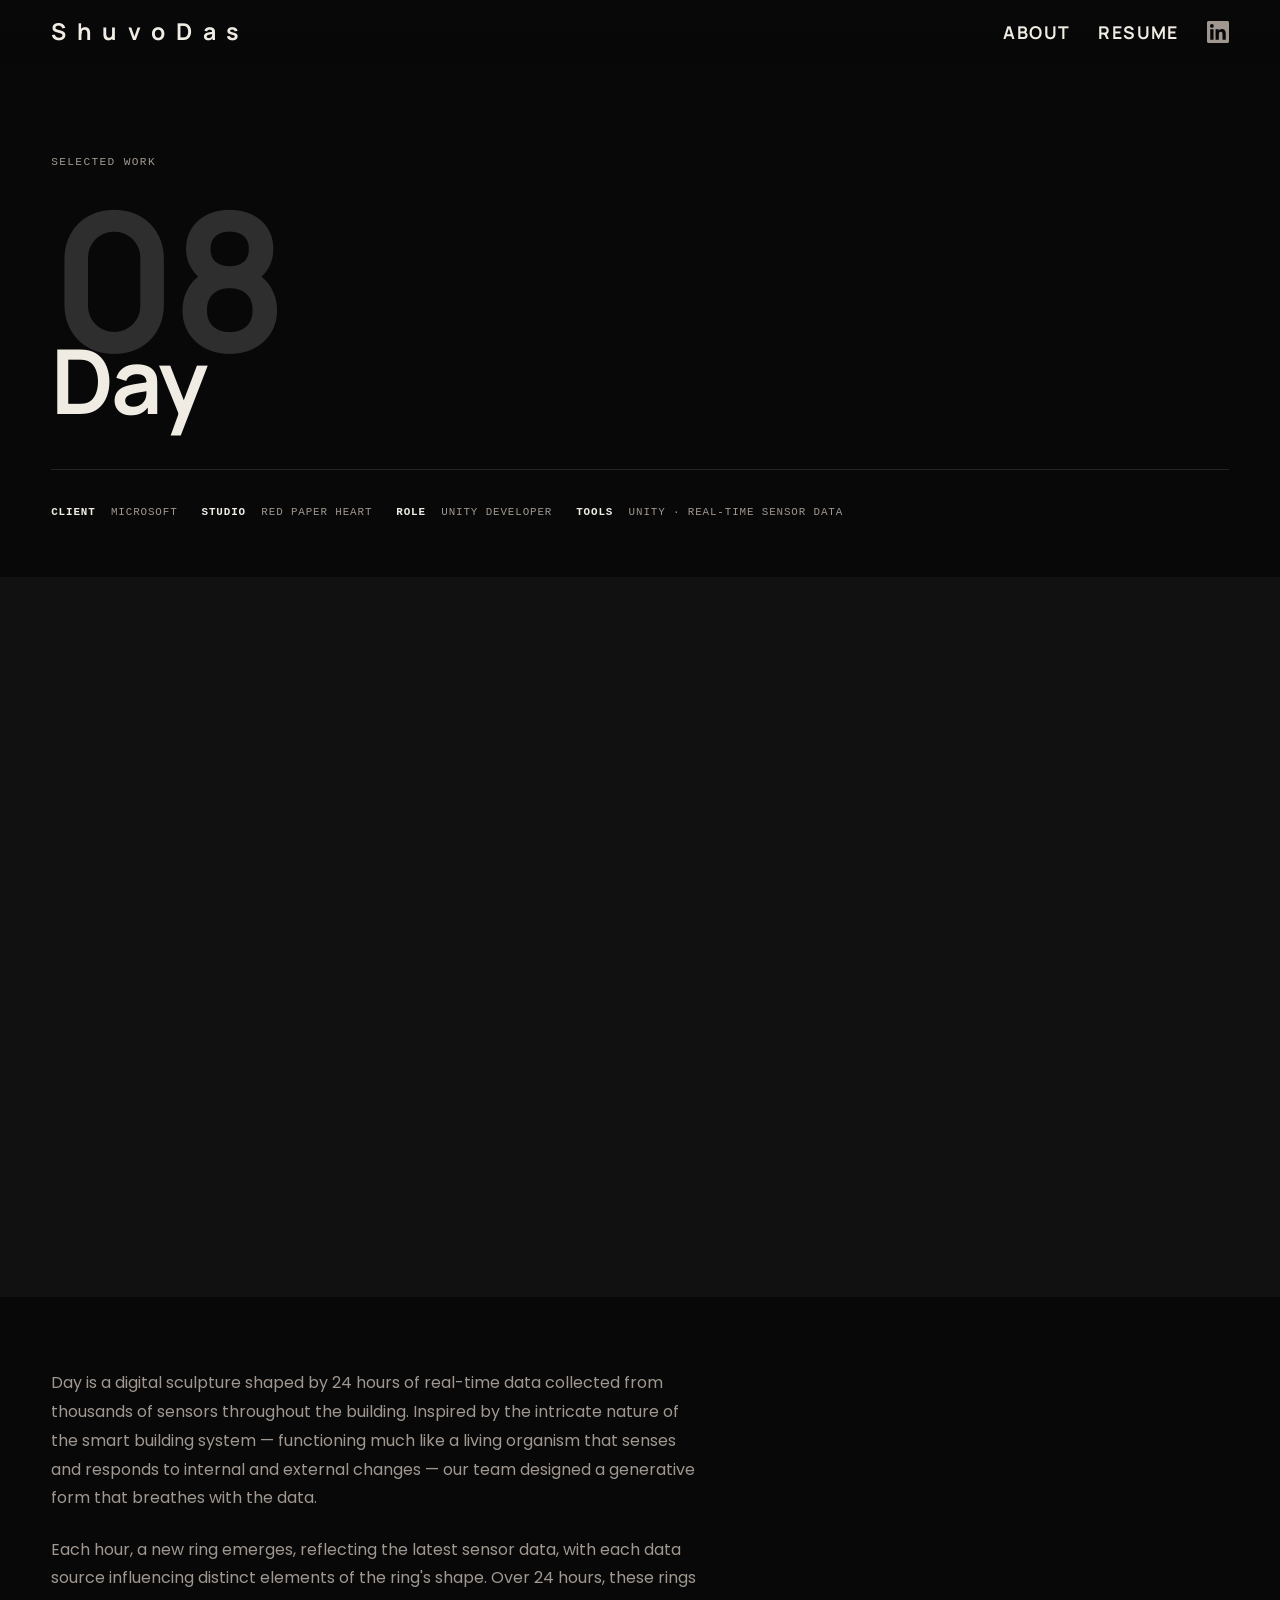
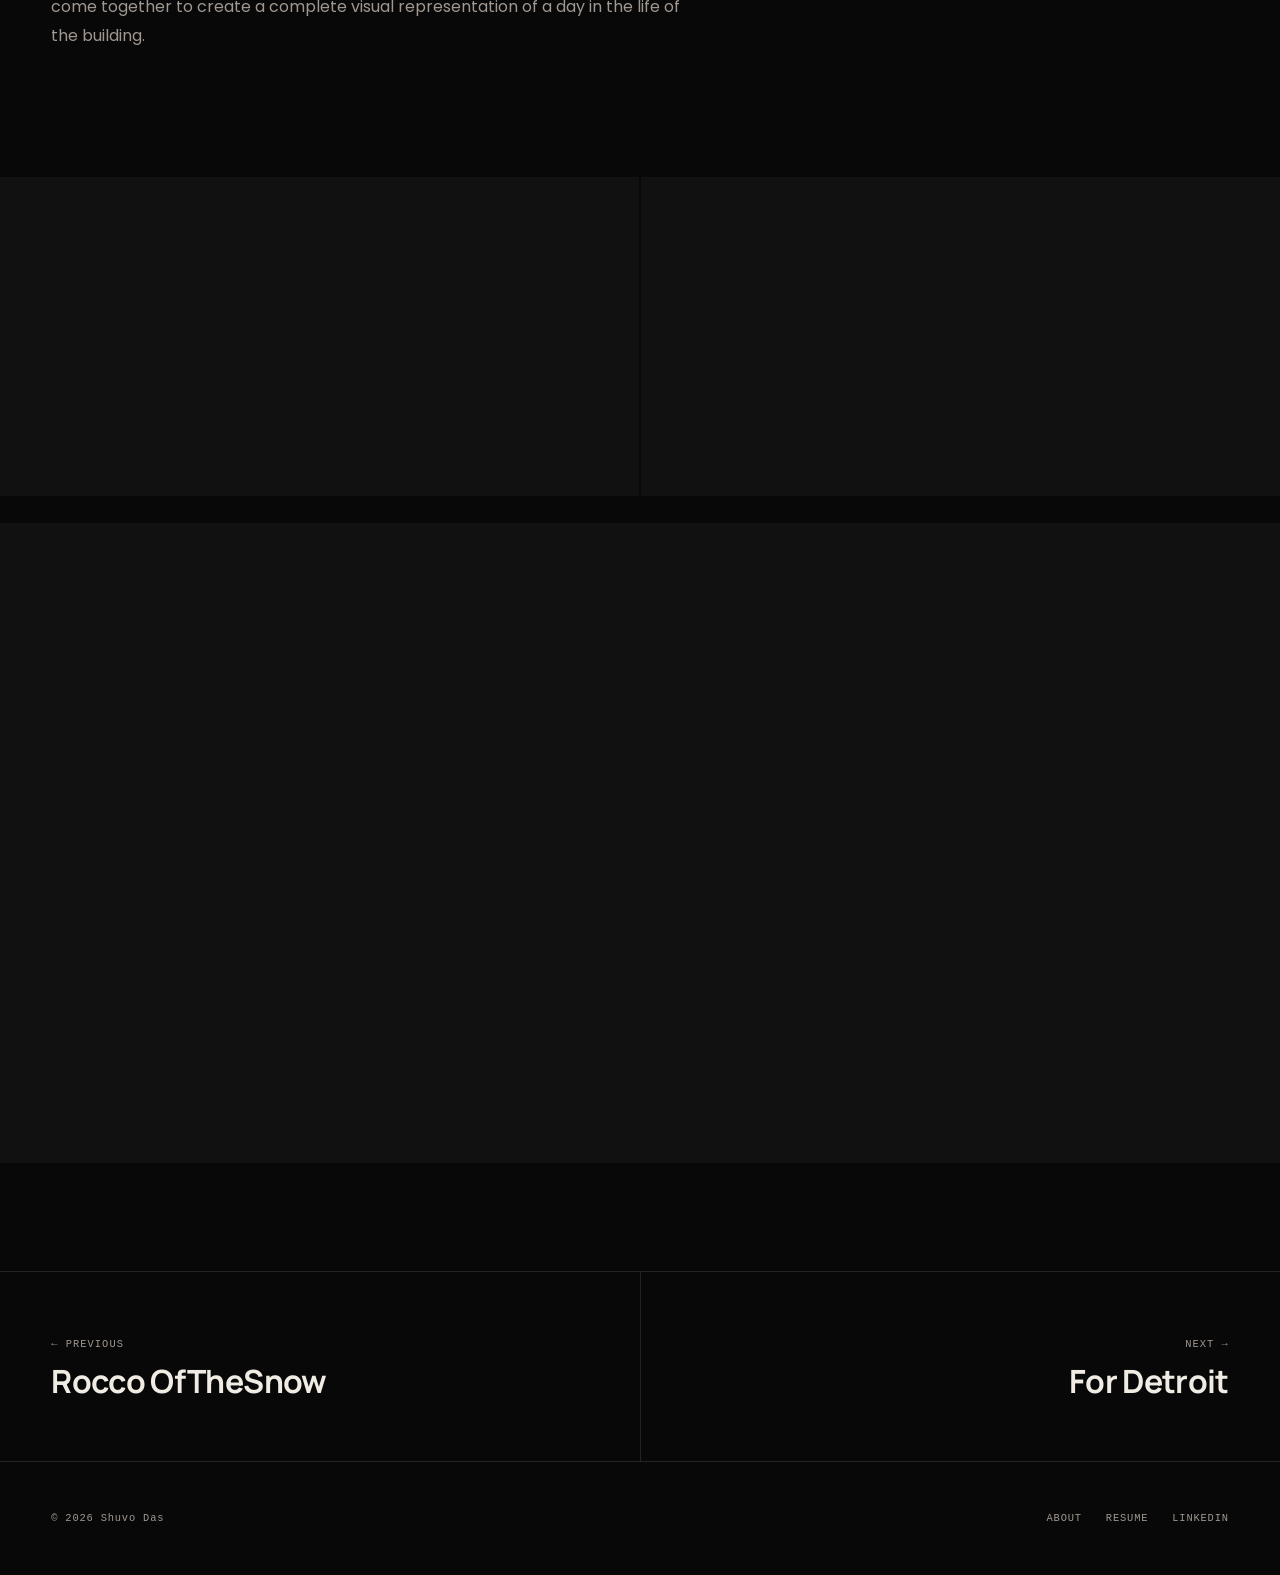
<file: work/day.html>
<!DOCTYPE html>
<html lang="en">
<head>
  <meta charset="UTF-8">
  <meta name="viewport" content="width=device-width, initial-scale=1.0">
  <title>Day — Shuvo Das</title>
  <link rel="preconnect" href="https://fonts.googleapis.com">
  <link rel="preconnect" href="https://fonts.gstatic.com" crossorigin>
  <link href="https://fonts.googleapis.com/css2?family=Manrope:wght@500;700&family=Poppins:ital,wght@0,400;0,700;1,400&display=swap" rel="stylesheet">
  <link rel="stylesheet" href="../assets/css/style.css">
</head>
<body>

  <header class="site-header">
    <a class="site-logo" href="/">S h u v o  D a s</a>
    <nav class="site-nav">
      <a href="../about.html">About</a>
      <a href="../assets/ShuvoDas_Resume.pdf" target="_blank" rel="noopener">Resume</a>
      <a class="nav-icon" href="https://www.linkedin.com/in/maatra/" target="_blank" rel="noopener" aria-label="LinkedIn">
        <svg viewBox="0 0 24 24"><path d="M20.447 20.452h-3.554v-5.569c0-1.328-.027-3.037-1.852-3.037-1.853 0-2.136 1.445-2.136 2.939v5.667H9.351V9h3.414v1.561h.046c.477-.9 1.637-1.85 3.37-1.85 3.601 0 4.267 2.37 4.267 5.455v6.286zM5.337 7.433a2.062 2.062 0 01-2.063-2.065 2.064 2.064 0 112.063 2.065zm1.782 13.019H3.555V9h3.564v11.452zM22.225 0H1.771C.792 0 0 .774 0 1.729v20.542C0 23.227.792 24 1.771 24h20.451C23.2 24 24 23.227 24 22.271V1.729C24 .774 23.2 0 22.222 0h.003z"/></svg>
      </a>
    </nav>
  </header>

  <div class="project-header">
    <p class="project-eyebrow">Selected Work</p>
    <div class="project-number" aria-hidden="true">08</div>
    <h1 class="project-page-title">Day</h1>
    <div class="project-tags">
      <span class="project-tag"><strong>Client</strong> Microsoft</span>
      <span class="project-tag"><strong>Studio</strong> Red Paper Heart</span>
      <span class="project-tag"><strong>Role</strong> Unity Developer</span>
      <span class="project-tag"><strong>Tools</strong> Unity · Real-time Sensor Data</span>
    </div>
  </div>

  <div class="project-body">

    <div class="media-lead">
      <video autoplay muted loop playsinline>
        <source src="../assets/videos/day_01.mp4" type="video/mp4">
      </video>
    </div>

    <div class="project-desc">
      <p>Day is a digital sculpture shaped by 24 hours of real-time data collected from thousands of sensors throughout the building. Inspired by the intricate nature of the smart building system — functioning much like a living organism that senses and responds to internal and external changes — our team designed a generative form that breathes with the data.</p>
      <p>Each hour, a new ring emerges, reflecting the latest sensor data, with each data source influencing distinct elements of the ring's shape. Over 24 hours, these rings come together to create a complete visual representation of a day in the life of the building.</p>
    </div>

    <div class="spacer"></div>
    <div class="media-2col">
      <div class="media-full">
        <video autoplay muted loop playsinline>
          <source src="../assets/videos/day_02.mp4" type="video/mp4">
        </video>
      </div>
      <div class="media-full">
        <video autoplay muted loop playsinline>
          <source src="../assets/videos/day_03.mp4" type="video/mp4">
        </video>
      </div>
    </div>

    <div class="spacer-sm"></div>
    <div class="media-full">
      <video autoplay muted loop playsinline>
        <source src="../assets/videos/day_04.mp4" type="video/mp4">
      </video>
    </div>

  </div>

  <nav class="project-nav" aria-label="Project navigation">
    <a class="project-nav-link" href="rocco.html">
      <span class="project-nav-dir">← Previous</span>
      <span class="project-nav-name">Rocco OfTheSnow</span>
    </a>
    <a class="project-nav-link" href="for-detroit.html">
      <span class="project-nav-dir">Next →</span>
      <span class="project-nav-name">For Detroit</span>
    </a>
  </nav>

  <footer class="site-footer">
    <span class="footer-copy">© 2026 Shuvo Das</span>
    <div class="footer-links">
      <a href="../about.html">About</a>
      <a href="../assets/ShuvoDas_Resume.pdf" target="_blank" rel="noopener">Resume</a>
      <a href="https://www.linkedin.com/in/maatra/" target="_blank" rel="noopener">LinkedIn</a>
    </div>
  </footer>

  <script src="../assets/js/main.js"></script>
</body>
</html>
</file>
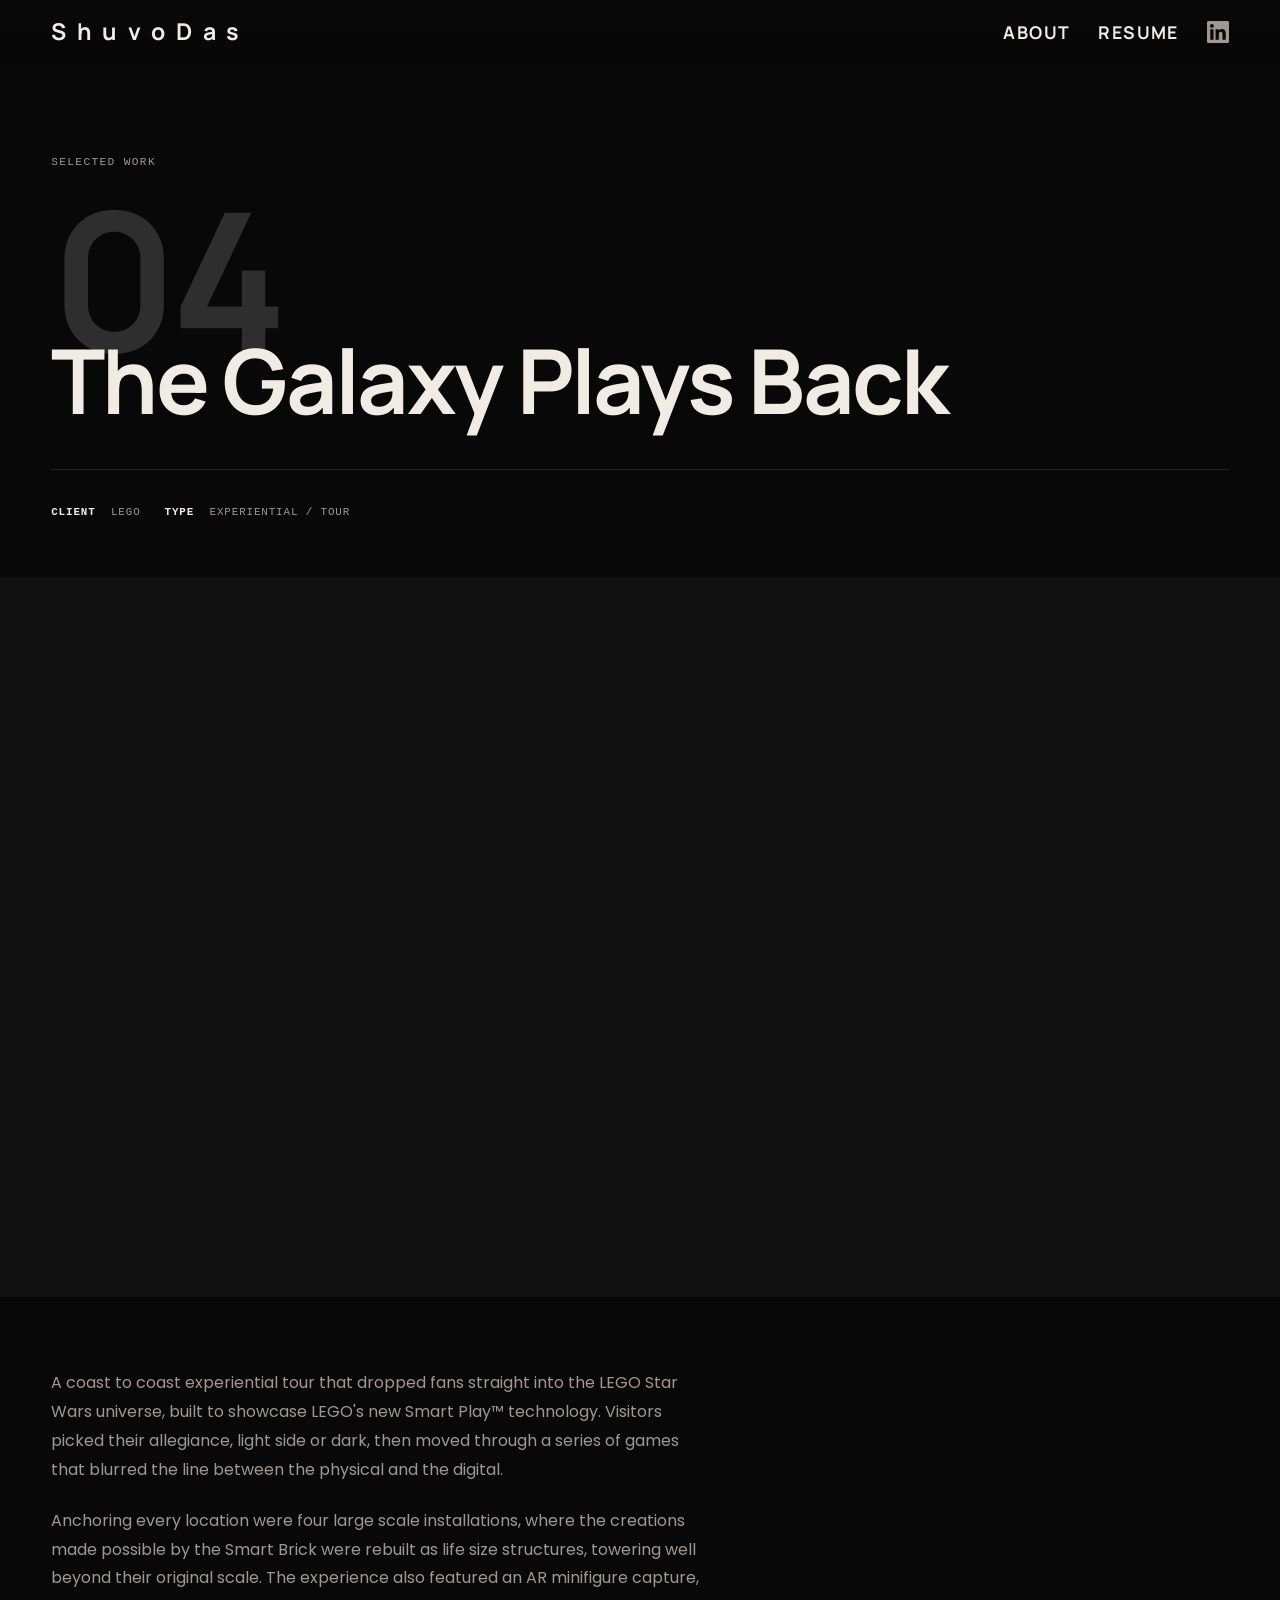
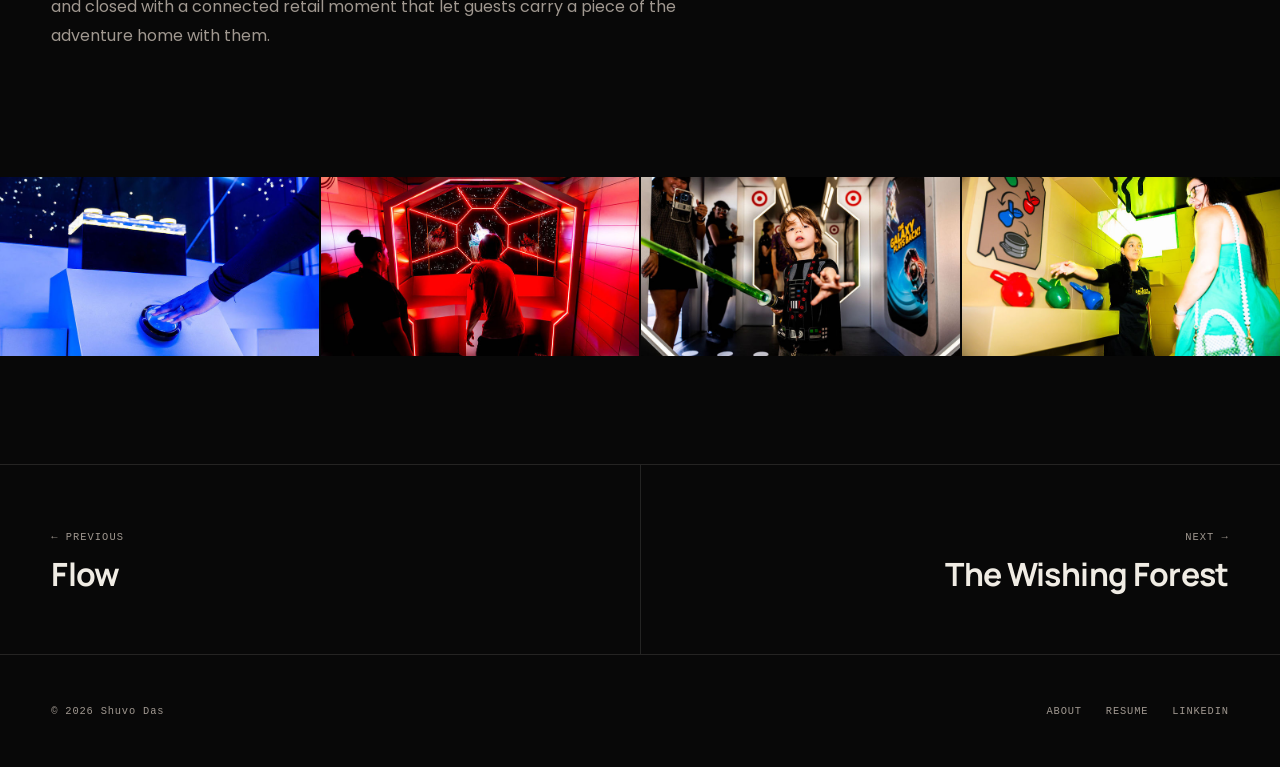
<file: work/galaxy-plays-back.html>
<!DOCTYPE html>
<html lang="en">
<head>
  <meta charset="UTF-8">
  <meta name="viewport" content="width=device-width, initial-scale=1.0">
  <title>The Galaxy Plays Back — Shuvo Das</title>
  <link rel="preconnect" href="https://fonts.googleapis.com">
  <link rel="preconnect" href="https://fonts.gstatic.com" crossorigin>
  <link href="https://fonts.googleapis.com/css2?family=Manrope:wght@500;700&family=Poppins:ital,wght@0,400;0,700;1,400&display=swap" rel="stylesheet">
  <link rel="stylesheet" href="../assets/css/style.css">
</head>
<body>

  <header class="site-header">
    <a class="site-logo" href="/">S h u v o  D a s</a>
    <nav class="site-nav">
      <a href="../about.html">About</a>
      <a href="../assets/ShuvoDas_Resume.pdf" target="_blank" rel="noopener">Resume</a>
      <a class="nav-icon" href="https://www.linkedin.com/in/maatra/" target="_blank" rel="noopener" aria-label="LinkedIn">
        <svg viewBox="0 0 24 24"><path d="M20.447 20.452h-3.554v-5.569c0-1.328-.027-3.037-1.852-3.037-1.853 0-2.136 1.445-2.136 2.939v5.667H9.351V9h3.414v1.561h.046c.477-.9 1.637-1.85 3.37-1.85 3.601 0 4.267 2.37 4.267 5.455v6.286zM5.337 7.433a2.062 2.062 0 01-2.063-2.065 2.064 2.064 0 112.063 2.065zm1.782 13.019H3.555V9h3.564v11.452zM22.225 0H1.771C.792 0 0 .774 0 1.729v20.542C0 23.227.792 24 1.771 24h20.451C23.2 24 24 23.227 24 22.271V1.729C24 .774 23.2 0 22.222 0h.003z"/></svg>
      </a>
    </nav>
  </header>

  <div class="project-header">
    <p class="project-eyebrow">Selected Work</p>
    <div class="project-number" aria-hidden="true">04</div>
    <h1 class="project-page-title">The Galaxy Plays Back</h1>
    <div class="project-tags">
      <span class="project-tag"><strong>Client</strong> LEGO</span>
      <span class="project-tag"><strong>Type</strong> Experiential / Tour</span>
    </div>
  </div>

  <div class="project-body">

    <div class="media-lead">
      <video autoplay muted loop playsinline>
        <source src="../assets/videos/The%20Galaxy%20Plays%20Back.mp4" type="video/mp4">
      </video>
    </div>

    <div class="project-desc">
      <p>A coast to coast experiential tour that dropped fans straight into the LEGO Star Wars universe, built to showcase LEGO's new Smart Play™ technology. Visitors picked their allegiance, light side or dark, then moved through a series of games that blurred the line between the physical and the digital.</p>
      <p>Anchoring every location were four large scale installations, where the creations made possible by the Smart Brick were rebuilt as life size structures, towering well beyond their original scale. The experience also featured an AR minifigure capture, and closed with a connected retail moment that let guests carry a piece of the adventure home with them.</p>
    </div>

    <div class="spacer"></div>
    <div class="media-grid">
      <div class="media-grid-item">
        <img src="../assets/images/The%20Galaxy%20Plays%20Back/4.jpg" alt="The Galaxy Plays Back installation" loading="lazy">
      </div>
      <div class="media-grid-item">
        <img src="../assets/images/The%20Galaxy%20Plays%20Back/5.jpg" alt="The Galaxy Plays Back installation" loading="lazy">
      </div>
      <div class="media-grid-item">
        <img src="../assets/images/The%20Galaxy%20Plays%20Back/6.jpg" alt="The Galaxy Plays Back installation" loading="lazy">
      </div>
      <div class="media-grid-item">
        <img src="../assets/images/The%20Galaxy%20Plays%20Back/8.jpg" alt="The Galaxy Plays Back installation" loading="lazy">
      </div>
    </div>

  </div>

  <nav class="project-nav" aria-label="Project navigation">
    <a class="project-nav-link" href="flow.html">
      <span class="project-nav-dir">← Previous</span>
      <span class="project-nav-name">Flow</span>
    </a>
    <a class="project-nav-link" href="wishing-forest.html">
      <span class="project-nav-dir">Next →</span>
      <span class="project-nav-name">The Wishing Forest</span>
    </a>
  </nav>

  <footer class="site-footer">
    <span class="footer-copy">© 2026 Shuvo Das</span>
    <div class="footer-links">
      <a href="../about.html">About</a>
      <a href="../assets/ShuvoDas_Resume.pdf" target="_blank" rel="noopener">Resume</a>
      <a href="https://www.linkedin.com/in/maatra/" target="_blank" rel="noopener">LinkedIn</a>
    </div>
  </footer>

  <script src="../assets/js/main.js"></script>
</body>
</html>
</file>
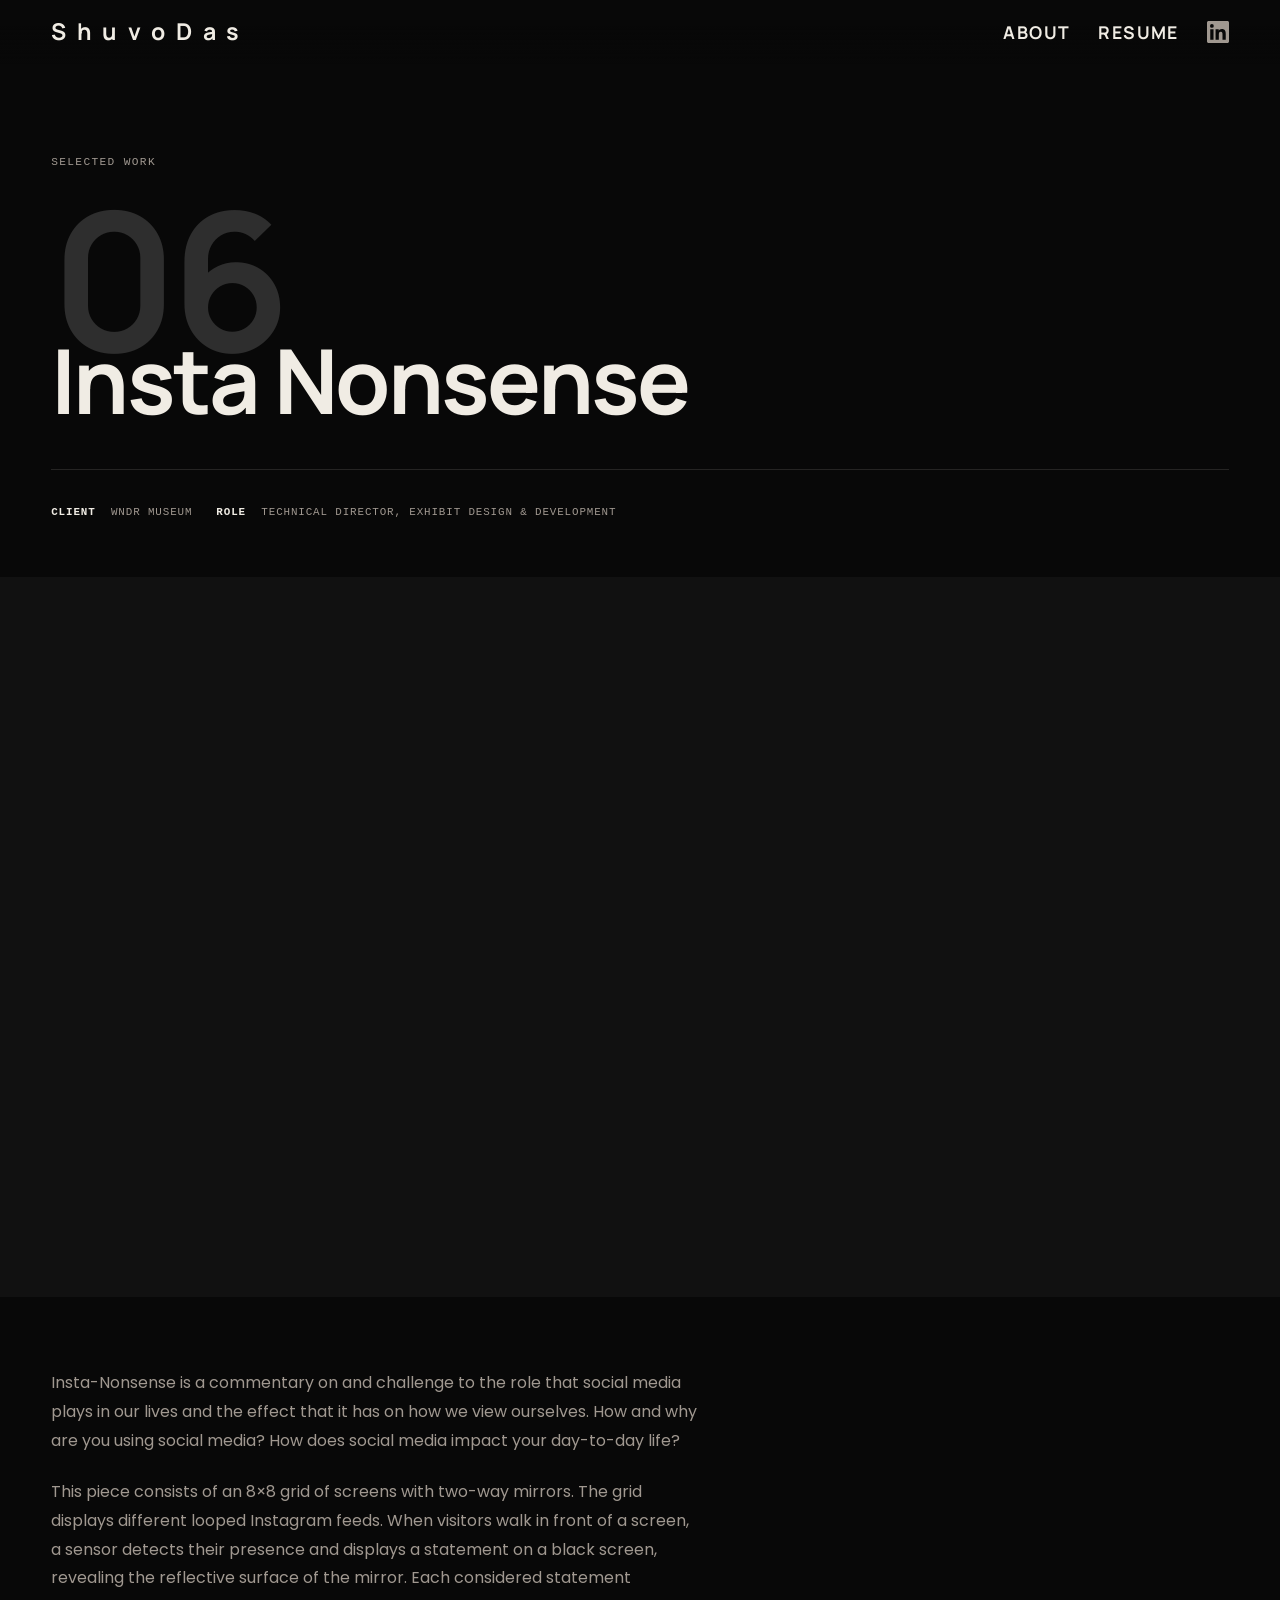
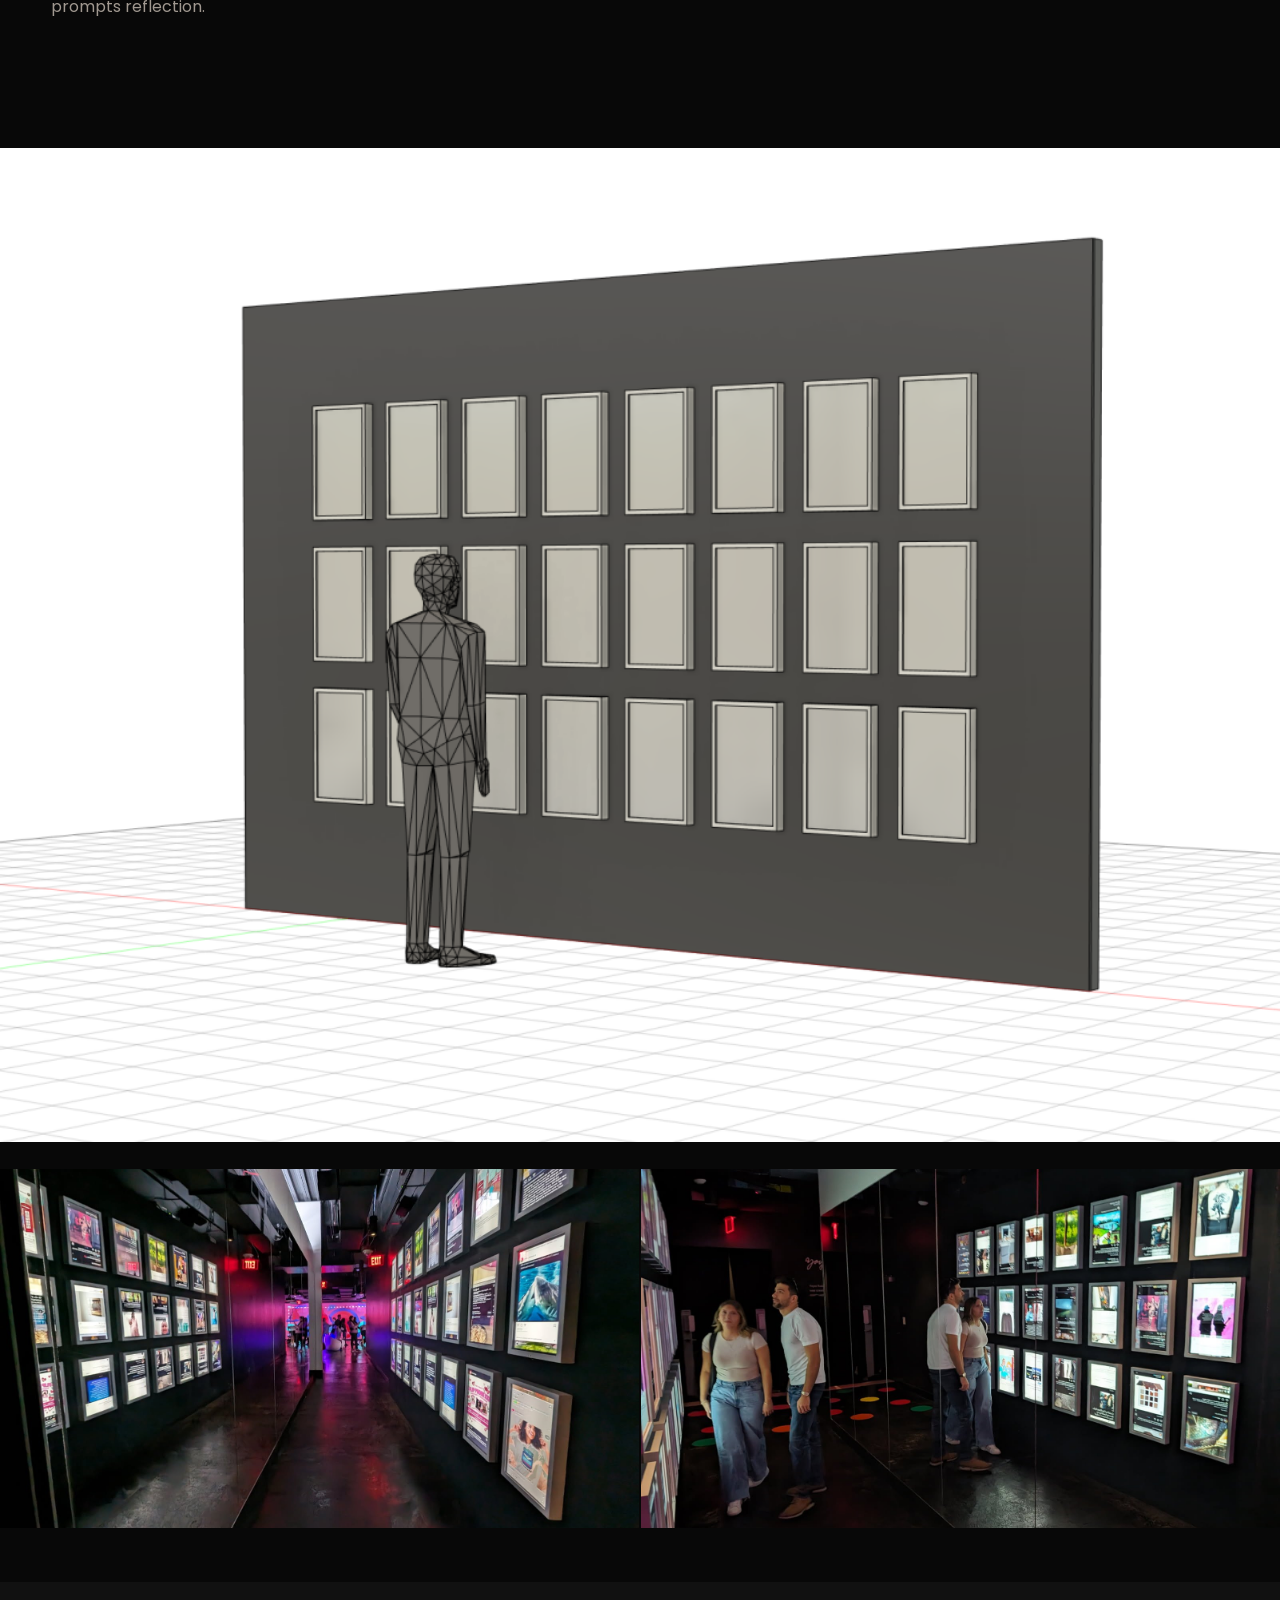
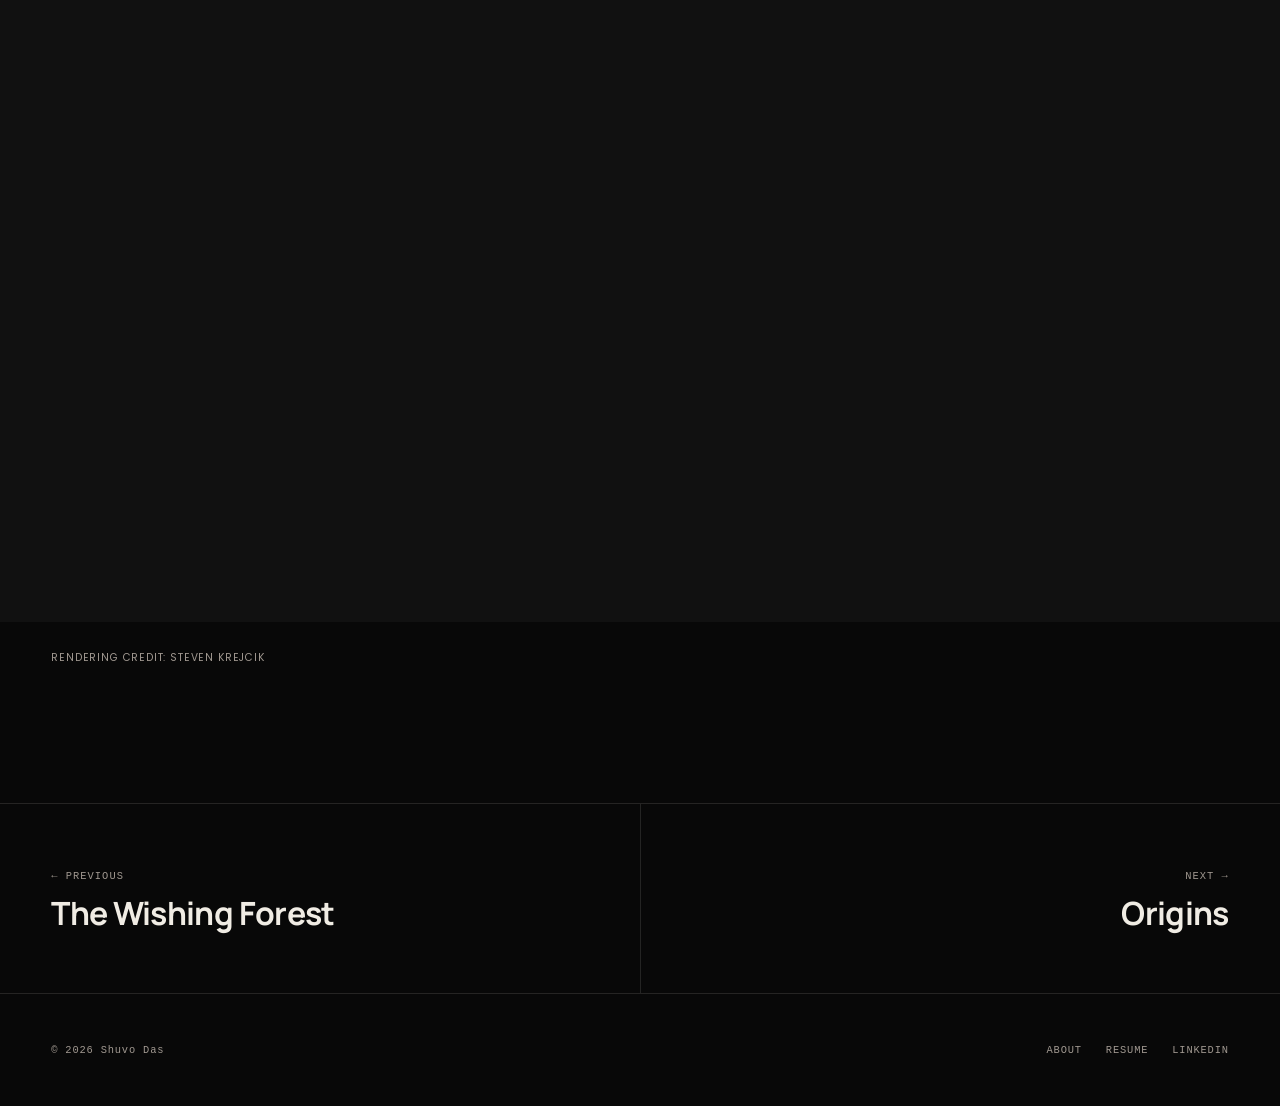
<file: work/insta-nonsense.html>
<!DOCTYPE html>
<html lang="en">
<head>
  <meta charset="UTF-8">
  <meta name="viewport" content="width=device-width, initial-scale=1.0">
  <title>Insta Nonsense — Shuvo Das</title>
  <link rel="preconnect" href="https://fonts.googleapis.com">
  <link rel="preconnect" href="https://fonts.gstatic.com" crossorigin>
  <link href="https://fonts.googleapis.com/css2?family=Manrope:wght@500;700&family=Poppins:ital,wght@0,400;0,700;1,400&display=swap" rel="stylesheet">
  <link rel="stylesheet" href="../assets/css/style.css">
</head>
<body>

  <header class="site-header">
    <a class="site-logo" href="/">S h u v o  D a s</a>
    <nav class="site-nav">
      <a href="../about.html">About</a>
      <a href="../assets/ShuvoDas_Resume.pdf" target="_blank" rel="noopener">Resume</a>
      <a class="nav-icon" href="https://www.linkedin.com/in/maatra/" target="_blank" rel="noopener" aria-label="LinkedIn">
        <svg viewBox="0 0 24 24"><path d="M20.447 20.452h-3.554v-5.569c0-1.328-.027-3.037-1.852-3.037-1.853 0-2.136 1.445-2.136 2.939v5.667H9.351V9h3.414v1.561h.046c.477-.9 1.637-1.85 3.37-1.85 3.601 0 4.267 2.37 4.267 5.455v6.286zM5.337 7.433a2.062 2.062 0 01-2.063-2.065 2.064 2.064 0 112.063 2.065zm1.782 13.019H3.555V9h3.564v11.452zM22.225 0H1.771C.792 0 0 .774 0 1.729v20.542C0 23.227.792 24 1.771 24h20.451C23.2 24 24 23.227 24 22.271V1.729C24 .774 23.2 0 22.222 0h.003z"/></svg>
      </a>
    </nav>
  </header>

  <div class="project-header">
    <p class="project-eyebrow">Selected Work</p>
    <div class="project-number" aria-hidden="true">06</div>
    <h1 class="project-page-title">Insta Nonsense</h1>
    <div class="project-tags">
      <span class="project-tag"><strong>Client</strong> WNDR Museum</span>
      <span class="project-tag"><strong>Role</strong> Technical Director, Exhibit Design &amp; Development</span>
    </div>
  </div>

  <div class="project-body">

    <div class="media-lead">
      <video autoplay muted loop playsinline>
        <source src="../assets/videos/insta_01.mp4" type="video/mp4">
      </video>
    </div>

    <div class="project-desc">
      <p>Insta-Nonsense is a commentary on and challenge to the role that social media plays in our lives and the effect that it has on how we view ourselves. How and why are you using social media? How does social media impact your day-to-day life?</p>
      <p>This piece consists of an 8×8 grid of screens with two-way mirrors. The grid displays different looped Instagram feeds. When visitors walk in front of a screen, a sensor detects their presence and displays a statement on a black screen, revealing the reflective surface of the mirror. Each considered statement prompts reflection.</p>
    </div>

    <!-- RENDERING IMAGES -->
    <div class="spacer"></div>
    <div class="media-full">
      <img src="../assets/images/insta-nonsense/Screenshot_2025-02-05_144239.png" alt="Insta Nonsense installation rendering" loading="lazy">
    </div>

    <div class="spacer-sm"></div>
    <div class="media-grid">
      <div class="media-grid-item">
        <img src="../assets/images/insta-nonsense/1311483375665427174.JPG" alt="Insta Nonsense detail" loading="lazy">
      </div>
      <div class="media-grid-item">
        <img src="../assets/images/insta-nonsense/3270775883462791954.JPG" alt="Insta Nonsense installation" loading="lazy">
      </div>
    </div>

    <div class="spacer"></div>
    <div class="media-full">
      <video autoplay muted loop playsinline>
        <source src="../assets/videos/insta_02.mp4" type="video/mp4">
      </video>
    </div>

    <!-- CREDIT -->
    <div class="project-desc" style="padding-top:3vh;padding-bottom:3vh">
      <p class="t-mono" style="font-size:0.65rem">Rendering Credit: Steven Krejcik</p>
    </div>

  </div>

  <nav class="project-nav" aria-label="Project navigation">
    <a class="project-nav-link" href="wishing-forest.html">
      <span class="project-nav-dir">← Previous</span>
      <span class="project-nav-name">The Wishing Forest</span>
    </a>
    <a class="project-nav-link" href="origins.html">
      <span class="project-nav-dir">Next →</span>
      <span class="project-nav-name">Origins</span>
    </a>
  </nav>

  <footer class="site-footer">
    <span class="footer-copy">© 2026 Shuvo Das</span>
    <div class="footer-links">
      <a href="../about.html">About</a>
      <a href="../assets/ShuvoDas_Resume.pdf" target="_blank" rel="noopener">Resume</a>
      <a href="https://www.linkedin.com/in/maatra/" target="_blank" rel="noopener">LinkedIn</a>
    </div>
  </footer>

  <script src="../assets/js/main.js"></script>
</body>
</html>
</file>
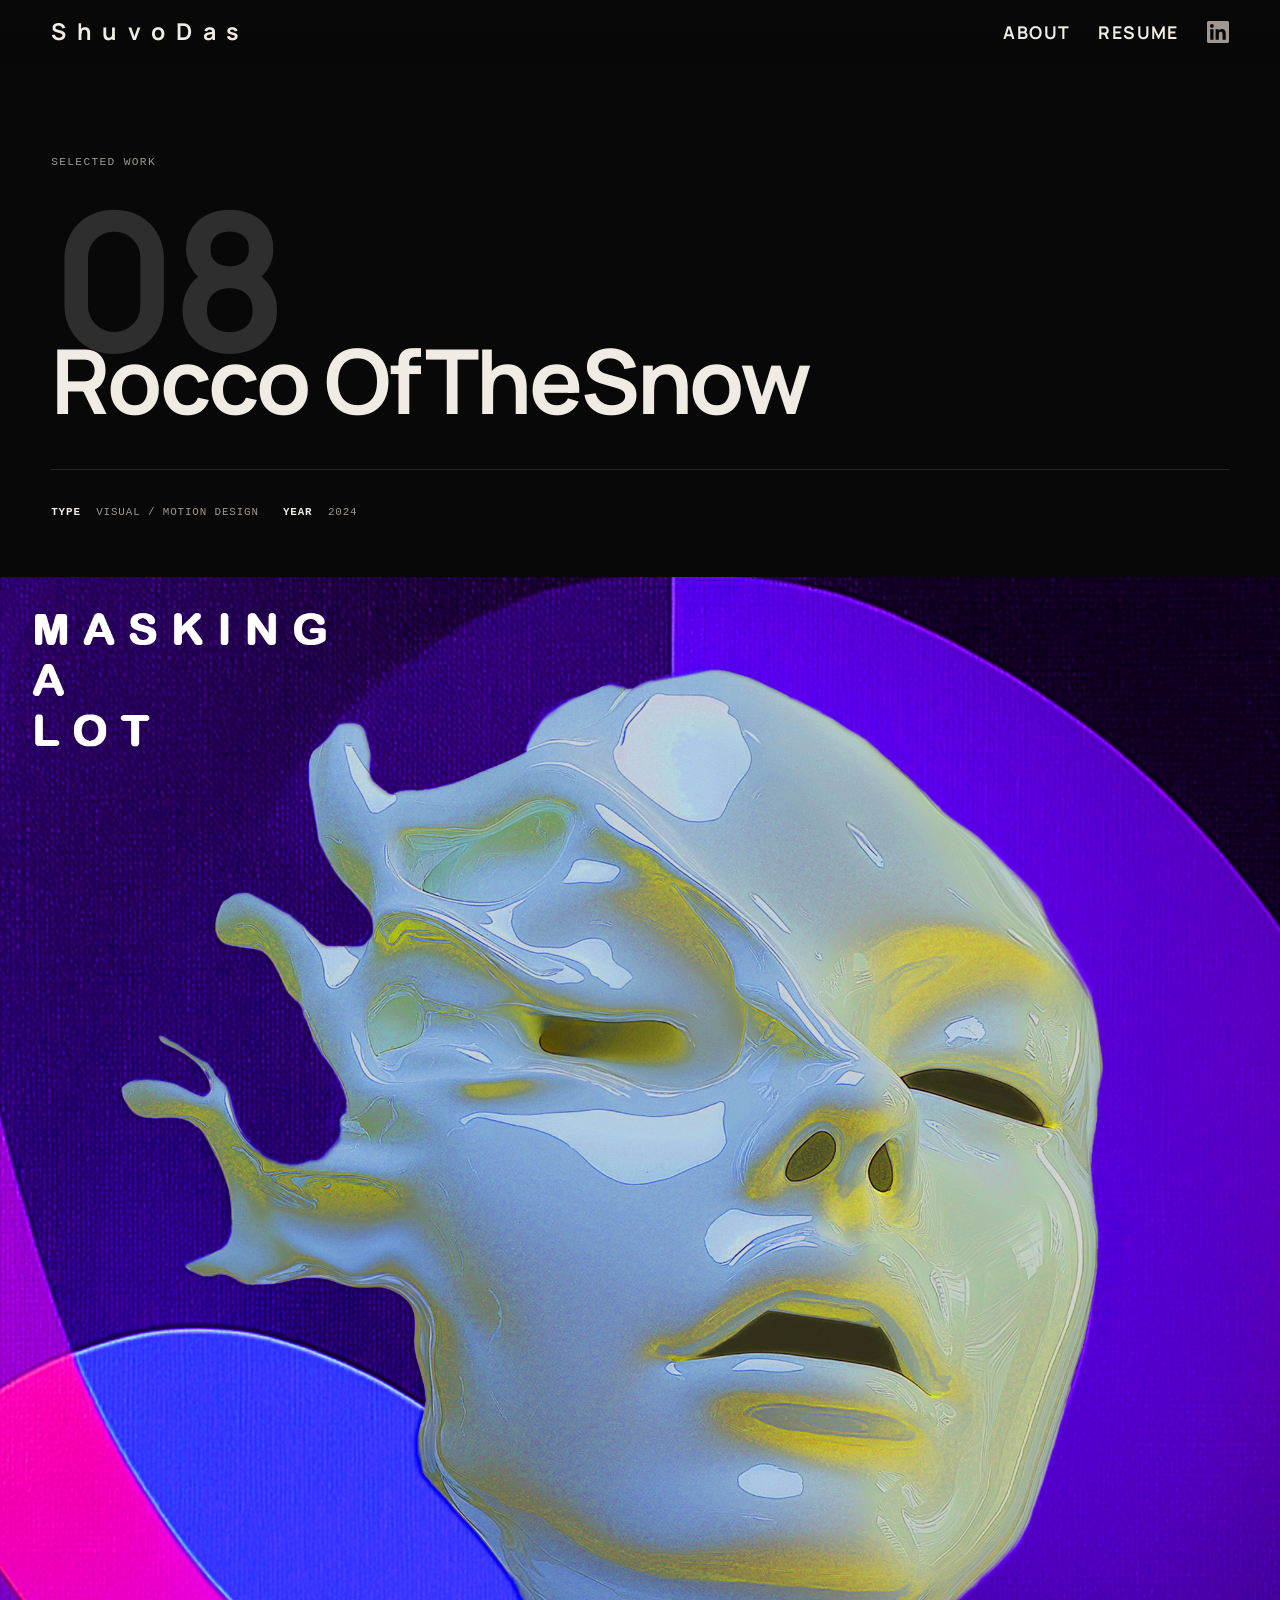
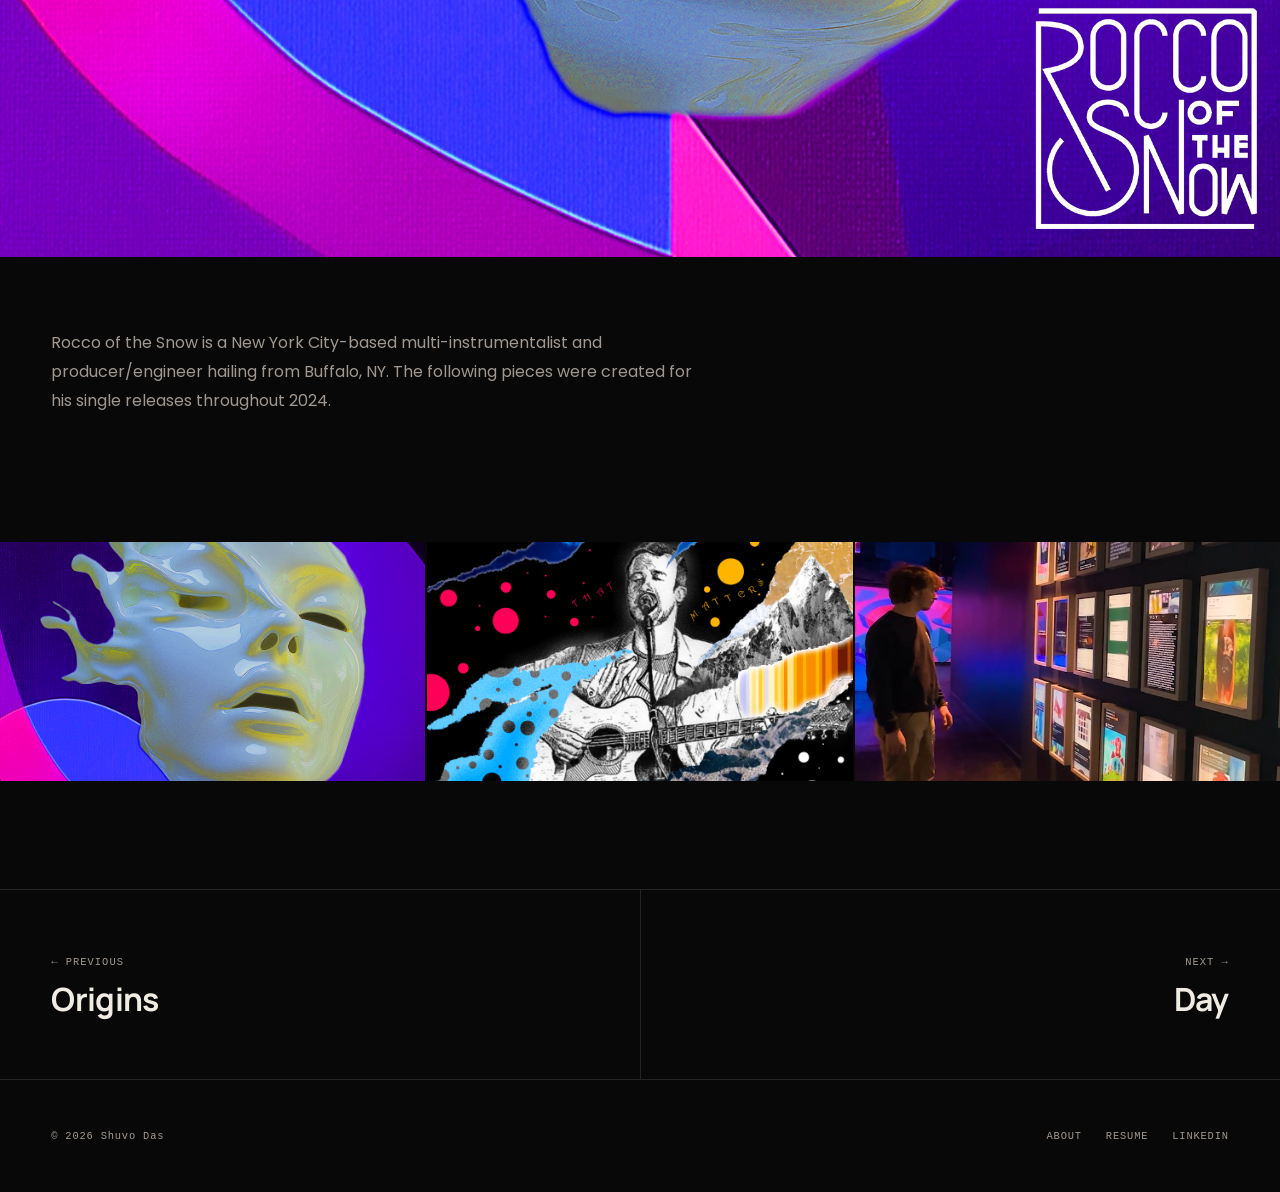
<file: work/rocco.html>
<!DOCTYPE html>
<html lang="en">
<head>
  <meta charset="UTF-8">
  <meta name="viewport" content="width=device-width, initial-scale=1.0">
  <title>Rocco OfTheSnow — Shuvo Das</title>
  <link rel="preconnect" href="https://fonts.googleapis.com">
  <link rel="preconnect" href="https://fonts.gstatic.com" crossorigin>
  <link href="https://fonts.googleapis.com/css2?family=Manrope:wght@500;700&family=Poppins:ital,wght@0,400;0,700;1,400&display=swap" rel="stylesheet">
  <link rel="stylesheet" href="../assets/css/style.css">
</head>
<body>

  <header class="site-header">
    <a class="site-logo" href="/">S h u v o  D a s</a>
    <nav class="site-nav">
      <a href="../about.html">About</a>
      <a href="../assets/ShuvoDas_Resume.pdf" target="_blank" rel="noopener">Resume</a>
      <a class="nav-icon" href="https://www.linkedin.com/in/maatra/" target="_blank" rel="noopener" aria-label="LinkedIn">
        <svg viewBox="0 0 24 24"><path d="M20.447 20.452h-3.554v-5.569c0-1.328-.027-3.037-1.852-3.037-1.853 0-2.136 1.445-2.136 2.939v5.667H9.351V9h3.414v1.561h.046c.477-.9 1.637-1.85 3.37-1.85 3.601 0 4.267 2.37 4.267 5.455v6.286zM5.337 7.433a2.062 2.062 0 01-2.063-2.065 2.064 2.064 0 112.063 2.065zm1.782 13.019H3.555V9h3.564v11.452zM22.225 0H1.771C.792 0 0 .774 0 1.729v20.542C0 23.227.792 24 1.771 24h20.451C23.2 24 24 23.227 24 22.271V1.729C24 .774 23.2 0 22.222 0h.003z"/></svg>
      </a>
    </nav>
  </header>

  <div class="project-header">
    <p class="project-eyebrow">Selected Work</p>
    <div class="project-number" aria-hidden="true">08</div>
    <h1 class="project-page-title">Rocco OfTheSnow</h1>
    <div class="project-tags">
      <span class="project-tag"><strong>Type</strong> Visual / Motion Design</span>
      <span class="project-tag"><strong>Year</strong> 2024</span>
    </div>
  </div>

  <div class="project-body">

    <!-- IMAGE HERO (no video for this project) -->
    <div class="media-full">
      <img src="../assets/images/rocco/Masking_A_Lot.PNG" alt="Rocco OfTheSnow cover artwork" loading="eager">
    </div>

    <div class="project-desc">
      <p>Rocco of the Snow is a New York City-based multi-instrumentalist and producer/engineer hailing from Buffalo, NY. The following pieces were created for his single releases throughout 2024.</p>
    </div>

    <div class="spacer"></div>
    <div class="media-grid">
      <div class="media-grid-item">
        <img src="../assets/images/rocco/Masking_A_Lot.PNG" alt="Masking A Lot — single artwork" loading="lazy">
      </div>
      <div class="media-grid-item">
        <img src="../assets/images/rocco/Thought_That_Matters.PNG" alt="Thought That Matters — single artwork" loading="lazy">
      </div>
      <div class="media-grid-item">
        <img src="../assets/images/rocco/cover.png" alt="Rocco OfTheSnow artwork" loading="lazy">
      </div>
    </div>

  </div>

  <nav class="project-nav" aria-label="Project navigation">
    <a class="project-nav-link" href="origins.html">
      <span class="project-nav-dir">← Previous</span>
      <span class="project-nav-name">Origins</span>
    </a>
    <a class="project-nav-link" href="day.html">
      <span class="project-nav-dir">Next →</span>
      <span class="project-nav-name">Day</span>
    </a>
  </nav>

  <footer class="site-footer">
    <span class="footer-copy">© 2026 Shuvo Das</span>
    <div class="footer-links">
      <a href="../about.html">About</a>
      <a href="../assets/ShuvoDas_Resume.pdf" target="_blank" rel="noopener">Resume</a>
      <a href="https://www.linkedin.com/in/maatra/" target="_blank" rel="noopener">LinkedIn</a>
    </div>
  </footer>

  <script src="../assets/js/main.js"></script>
</body>
</html>
</file>
<file: assets/css/style.css>
/* === 1. RESET & BASE === */

*, *::before, *::after {
  box-sizing: border-box;
  margin: 0;
  padding: 0;
}

html {
  scroll-behavior: smooth;
}

body {
  background-color: var(--bg);
  color: var(--text);
  font-family: var(--font-body);
  font-size: 16px;
  line-height: 1.6;
  -webkit-font-smoothing: antialiased;
  -moz-osx-font-smoothing: grayscale;
  overflow-x: hidden;
}

img, video {
  display: block;
  max-width: 100%;
  height: auto;
}

a {
  color: inherit;
  text-decoration: none;
}

/* === 2. DESIGN TOKENS === */

:root {
  --bg:          #080808;
  --bg-raised:   #111111;
  --text:        #f0ece4;
  --text-dim:    #a09890;
  --muted:       #2e2e2e;
  --border:      rgba(240, 236, 228, 0.12);

  --font-display: 'Manrope', sans-serif;
  --font-body:    'Poppins', sans-serif;
  --font-mono:    'Courier New', 'Courier', monospace;

  --header-h:    64px;
  --gutter:      clamp(24px, 4vw, 64px);
  --max-w:       1800px;
}

/* === 3. TYPOGRAPHY === */

.t-display {
  font-family: var(--font-display);
  font-weight: 700;
  line-height: 0.92;
  letter-spacing: -0.02em;
}

.t-mono {
  font-family: var(--font-mono);
  font-size: 0.72rem;
  letter-spacing: 0.08em;
  text-transform: uppercase;
  color: var(--text-dim);
}

.t-body {
  font-family: var(--font-body);
  font-size: clamp(0.95rem, 1.1vw, 1.1rem);
  line-height: 1.75;
  color: var(--text-dim);
  max-width: 65ch;
}

.t-body p + p {
  margin-top: 1.25em;
}

/* === 4. HEADER / NAV === */

.site-header {
  position: fixed;
  top: 0;
  left: 0;
  right: 0;
  z-index: 100;
  height: var(--header-h);
  display: flex;
  align-items: center;
  justify-content: space-between;
  padding: 0 var(--gutter);
  mix-blend-mode: normal;
}

.site-header::after {
  content: '';
  position: absolute;
  inset: 0;
  background: linear-gradient(to bottom, var(--bg) 40%, transparent);
  pointer-events: none;
  z-index: -1;
}

.site-logo {
  font-family: var(--font-display);
  font-weight: 700;
  font-size: 1.45rem;
  letter-spacing: 0.12em;
  color: var(--text);
}

.site-nav {
  display: flex;
  align-items: center;
  gap: 28px;
}

.site-nav a {
  font-family: var(--font-display);
  font-size: 1.1rem;
  font-weight: 700;
  letter-spacing: 0.08em;
  text-transform: uppercase;
  color: var(--text);
  transition: color 0.2s;
}

.site-nav a:hover {
  color: var(--text);
}

.site-nav .nav-icon {
  display: flex;
  align-items: center;
  color: var(--text-dim);
  transition: color 0.2s;
}

.site-nav .nav-icon:hover {
  color: var(--text);
}

.site-nav .nav-icon svg {
  width: 22px;
  height: 22px;
  fill: currentColor;
}

/* === 5. HOMEPAGE HERO === */

.hero {
  padding-top: calc(var(--header-h) + 12vh);
  padding-bottom: 10vh;
  padding-left: var(--gutter);
  padding-right: var(--gutter);
}

.hero-label {
  font-family: var(--font-mono);
  font-size: 0.7rem;
  letter-spacing: 0.12em;
  text-transform: uppercase;
  color: var(--text-dim);
  margin-bottom: 2rem;
}

.hero-title {
  font-family: var(--font-display);
  font-weight: 700;
  font-size: clamp(1.25rem, 2.5vw, 2.5rem);
  line-height: 0.9;
  letter-spacing: -0.03em;
  color: var(--text);
}

.hero-title em {
  font-style: normal;
  color: var(--text-dim);
}

.hero-meta {
  display: flex;
  gap: 2.5rem;
  margin-top: 4rem;
  padding-top: 2rem;
  border-top: 1px solid var(--border);
}

.hero-meta-item {
  font-family: var(--font-mono);
  font-size: 0.68rem;
  letter-spacing: 0.08em;
  text-transform: uppercase;
  color: var(--text-dim);
  line-height: 1.6;
}

.hero-meta-item strong {
  display: block;
  color: var(--text);
  margin-bottom: 0.2em;
}

/* === 6. PROJECT LIST === */

.project-list {
  padding: 0 var(--gutter);
  border-top: 1px solid var(--border);
}

.project-list-item {
  display: grid;
  grid-template-columns: 3.5rem 1fr auto;
  align-items: center;
  gap: 1.5rem;
  padding: 2rem 0;
  border-bottom: 1px solid var(--border);
  text-decoration: none;
  position: relative;
  transition: opacity 0.3s;
}

.project-list-item:hover .project-num {
  color: var(--text);
}

.project-list-item:hover .project-title {
  transform: translateX(8px);
}

.project-list:hover .project-list-item:not(:hover) {
  opacity: 0.35;
}

.project-num {
  font-family: var(--font-mono);
  font-size: 0.68rem;
  letter-spacing: 0.08em;
  color: var(--text-dim);
  transition: color 0.25s;
  align-self: start;
  padding-top: 0.35em;
}

.project-title {
  font-family: var(--font-display);
  font-weight: 700;
  font-size: clamp(1.2rem, 2.5vw, 2.5rem);
  line-height: 1;
  letter-spacing: -0.025em;
  color: var(--text);
  transition: transform 0.3s cubic-bezier(0.25, 0.46, 0.45, 0.94);
}

.project-meta-col {
  text-align: right;
  display: flex;
  flex-direction: column;
  gap: 0.35rem;
}

.project-category {
  font-family: var(--font-mono);
  font-size: 0.65rem;
  letter-spacing: 0.08em;
  text-transform: uppercase;
  color: var(--text-dim);
}

.project-client {
  font-family: var(--font-mono);
  font-size: 0.65rem;
  letter-spacing: 0.08em;
  text-transform: uppercase;
  color: var(--text-dim);
  opacity: 0.6;
}

/* Mobile thumbnail (hidden on desktop) */
.project-thumb-mobile {
  display: none;
  grid-column: 1 / -1;
  aspect-ratio: 16/9;
  overflow: hidden;
}

.project-thumb-mobile img {
  width: 100%;
  height: 100%;
  object-fit: cover;
}

/* === 7. CURSOR PREVIEW === */

#cursor-preview {
  position: fixed;
  top: 0;
  left: 0;
  width: 320px;
  pointer-events: none;
  z-index: 999;
  opacity: 0;
  transform: translate(-50%, -50%) scale(0.92);
  transition: opacity 0.25s, transform 0.25s;
  border-radius: 2px;
  overflow: hidden;
  aspect-ratio: 16/9;
}

#cursor-preview.visible {
  opacity: 1;
  transform: translate(-50%, -50%) scale(1);
}

#cursor-preview img {
  width: 100%;
  height: 100%;
  object-fit: cover;
}

/* === 8. DEMO REEL === */

.demo-reel {
  padding: 10vh var(--gutter);
}

.demo-reel-label {
  font-family: var(--font-mono);
  font-size: 0.7rem;
  letter-spacing: 0.12em;
  text-transform: uppercase;
  color: var(--text-dim);
  margin-bottom: 2rem;
}

.demo-reel-video {
  position: relative;
  width: 100%;
  aspect-ratio: 16/9;
  background: var(--bg-raised);
  overflow: hidden;
}

.demo-reel-video iframe {
  position: absolute;
  inset: 0;
  width: 100%;
  height: 100%;
  border: none;
}

/* === 9. PROJECT PAGE — HEADER === */

.project-header {
  padding-top: calc(var(--header-h) + 10vh);
  padding-left: var(--gutter);
  padding-right: var(--gutter);
  padding-bottom: 6vh;
}

.project-eyebrow {
  font-family: var(--font-mono);
  font-size: 0.7rem;
  letter-spacing: 0.12em;
  text-transform: uppercase;
  color: var(--text-dim);
  margin-bottom: 1.5rem;
}

.project-number {
  font-family: var(--font-display);
  font-weight: 700;
  font-size: clamp(5rem, 15vw, 18rem);
  line-height: 0.85;
  letter-spacing: -0.03em;
  color: var(--muted);
  user-select: none;
  margin-bottom: -0.1em;
}

.project-page-title {
  font-family: var(--font-display);
  font-weight: 700;
  font-size: clamp(2.5rem, 7vw, 9rem);
  line-height: 0.9;
  letter-spacing: -0.03em;
  color: var(--text);
}

.project-tags {
  display: flex;
  flex-wrap: wrap;
  gap: 0.5rem 1.5rem;
  margin-top: 3rem;
  padding-top: 2rem;
  border-top: 1px solid var(--border);
}

.project-tag {
  font-family: var(--font-mono);
  font-size: 0.68rem;
  letter-spacing: 0.08em;
  text-transform: uppercase;
  color: var(--text-dim);
  line-height: 2;
}

.project-tag strong {
  color: var(--text);
  margin-right: 0.5rem;
}

/* === 10. PROJECT PAGE — MEDIA BLOCKS === */

.project-body {
  padding: 0;
}

/* Full-width lead video */
.media-lead {
  width: 100%;
  aspect-ratio: 16/9;
  background: var(--bg-raised);
  overflow: hidden;
  position: relative;
}

.media-lead video {
  width: 100%;
  height: 100%;
  object-fit: cover;
}

/* Tall/portrait lead video */
.media-lead.portrait {
  aspect-ratio: 9/16;
  max-height: 90vh;
  margin: 0 auto;
  width: auto;
}

/* Description section */
.project-desc {
  padding: 8vh var(--gutter);
  max-width: calc(65ch + var(--gutter) * 2);
}

.project-desc p {
  font-family: var(--font-body);
  font-size: clamp(1rem, 1.15vw, 1.15rem);
  line-height: 1.8;
  color: var(--text-dim);
}

.project-desc p + p {
  margin-top: 1.4em;
}

.section-label {
  font-family: var(--font-mono);
  font-size: 0.68rem;
  letter-spacing: 0.12em;
  text-transform: uppercase;
  color: var(--text-dim);
  margin-bottom: 2rem;
  opacity: 0.7;
}

/* Full-width single media */
.media-full {
  width: 100%;
  background: var(--bg-raised);
  overflow: hidden;
}

.media-full video,
.media-full img {
  width: 100%;
  height: auto;
  display: block;
}

.media-full.constrained {
  max-width: var(--max-w);
  margin: 0 auto;
}

/* Two-column: media + text */
.media-split {
  display: grid;
  grid-template-columns: 1fr 1fr;
  min-height: 50vh;
  align-items: center;
}

.media-split.reverse {
  direction: rtl;
}

.media-split.reverse > * {
  direction: ltr;
}

.media-split-media {
  overflow: hidden;
  background: var(--bg-raised);
  align-self: stretch;
}

.media-split-media video,
.media-split-media img {
  width: 100%;
  height: 100%;
  object-fit: cover;
}

.media-split-text {
  padding: 6vh var(--gutter);
}

.media-split-text .t-body {
  font-size: clamp(0.95rem, 1.05vw, 1.05rem);
}

/* Grid of images */
.media-grid {
  display: grid;
  grid-template-columns: repeat(auto-fit, minmax(300px, 1fr));
  gap: 2px;
  background: var(--bg);
}

.media-grid-4 {
  display: grid;
  grid-template-columns: repeat(4, 1fr);
  gap: 2px;
  background: var(--bg);
}

.media-grid-item {
  overflow: hidden;
  background: var(--bg-raised);
  aspect-ratio: 16/9;
}

.media-grid-item.square {
  aspect-ratio: 1;
}

.media-grid-item img {
  width: 100%;
  height: 100%;
  object-fit: cover;
  transition: transform 0.6s ease;
}

.media-grid-item:hover img {
  transform: scale(1.03);
}

/* Responsive multi-column video/image grids */
.media-2col {
  display: grid;
  grid-template-columns: 1fr 1fr;
  gap: 2px;
}

.media-3col {
  display: grid;
  grid-template-columns: 1fr 1fr 1fr;
  gap: 2px;
}

@media (max-width: 600px) {
  .media-2col,
  .media-3col {
    grid-template-columns: 1fr;
  }
}

/* Vertical spacer */
.spacer {
  height: 6vh;
}

.spacer-sm {
  height: 3vh;
}

/* === 11. PROJECT PAGE — PREV/NEXT NAV === */

.project-nav {
  display: grid;
  grid-template-columns: 1fr 1fr;
  border-top: 1px solid var(--border);
  margin-top: 12vh;
}

.project-nav-link {
  padding: 4rem var(--gutter);
  display: flex;
  flex-direction: column;
  gap: 0.75rem;
  transition: background 0.3s;
}

.project-nav-link:hover {
  background: var(--bg-raised);
}

.project-nav-link + .project-nav-link {
  border-left: 1px solid var(--border);
  text-align: right;
  align-items: flex-end;
}

.project-nav-dir {
  font-family: var(--font-mono);
  font-size: 0.65rem;
  letter-spacing: 0.1em;
  text-transform: uppercase;
  color: var(--text-dim);
}

.project-nav-name {
  font-family: var(--font-display);
  font-weight: 700;
  font-size: clamp(1.25rem, 2.5vw, 2.5rem);
  letter-spacing: -0.02em;
  color: var(--text);
  line-height: 1;
}

/* === 12. FOOTER === */

.site-footer {
  padding: 3rem var(--gutter);
  border-top: 1px solid var(--border);
  display: flex;
  align-items: center;
  justify-content: space-between;
}

.footer-copy {
  font-family: var(--font-mono);
  font-size: 0.65rem;
  letter-spacing: 0.08em;
  color: var(--text-dim);
}

.footer-links {
  display: flex;
  gap: 1.5rem;
}

.footer-links a {
  font-family: var(--font-mono);
  font-size: 0.65rem;
  letter-spacing: 0.08em;
  text-transform: uppercase;
  color: var(--text-dim);
  transition: color 0.2s;
}

.footer-links a:hover {
  color: var(--text);
}

/* === 13. ABOUT SECTION === */

.about-section {
  padding: 12vh var(--gutter);
  max-width: var(--max-w);
  margin: 0 auto;
  border-top: 1px solid var(--border);
}

.about-grid {
  display: grid;
  grid-template-columns: clamp(240px, 30%, 420px) 1fr;
  gap: 6rem;
  align-items: start;
}

.about-photo {
  position: relative;
  width: 100%;
  aspect-ratio: 810 / 1217;
  overflow: hidden;
  touch-action: none;
}

.about-photo canvas {
  touch-action: none;
}

.about-photo img {
  width: 100%;
}

.about-bio {
  font-family: var(--font-body);
  font-size: clamp(1rem, 1.2vw, 1.2rem);
  line-height: 1.8;
  color: var(--text-dim);
  margin-bottom: 3rem;
}

.about-bio p + p {
  margin-top: 1.5em;
}

.about-stats {
  display: flex;
  flex-direction: column;
  border-top: 1px solid var(--border);
}

.about-stat {
  display: flex;
  justify-content: space-between;
  align-items: baseline;
  gap: 2rem;
  padding: 1rem 0;
  border-bottom: 1px solid var(--border);
}

.about-stat strong {
  font-family: var(--font-mono);
  font-size: 0.82rem;
  letter-spacing: 0.08em;
  text-transform: uppercase;
  color: var(--text-dim);
  font-weight: 600;
  flex-shrink: 0;
}

.about-stat span {
  font-family: var(--font-body);
  font-size: 0.95rem;
  color: var(--text);
  text-align: right;
}

.about-connect {
  margin-top: 4rem;
  display: flex;
  align-items: baseline;
  justify-content: space-between;
  flex-wrap: nowrap;
  gap: 1.5rem;
}

.about-connect-heading {
  font-family: var(--font-body);
  font-size: 1.5rem;
  font-weight: 400;
  color: var(--text-dim);
  margin: 0;
}

.about-connect-email {
  font-family: var(--font-body);
  font-size: 1.1rem;
  font-weight: 700;
  letter-spacing: 0.06em;
  color: var(--text);
}

.about-connect-email:hover {
  color: var(--text-dim);
}

/* === 14. PROJECT TILES (desktop) === */

@media (min-width: 901px) {
  .project-list {
    display: grid;
    grid-template-columns: repeat(3, 1fr);
    gap: 0;
    padding: 0 var(--gutter);
    border-top: 1px solid var(--border);
  }

  /* Each tile is a fixed-ratio block with everything layered inside */
  .project-list-item {
    display: block;
    position: relative;
    aspect-ratio: 16 / 9;
    overflow: hidden;
    padding: 0;
    border-bottom: 1px solid var(--border);
    border-right: 1px solid var(--border);
    background: var(--bg-raised);
    opacity: 0;
    transform: translateY(24px);
    transition: opacity 0.6s cubic-bezier(0.22, 1, 0.36, 1),
                transform 0.6s cubic-bezier(0.22, 1, 0.36, 1);
  }

  .project-list-item:nth-child(3n) {
    border-right: none;
  }

  .project-list-item.in-view {
    opacity: 1;
    transform: none;
  }

  /* Left-to-right stagger per row */
  .project-list-item:nth-child(3n+2).in-view { transition-delay: 0.08s; }
  .project-list-item:nth-child(3n+0).in-view  { transition-delay: 0.16s; }

  /* Reset stagger so hover feels instant */
  .project-list:hover .project-list-item {
    transition-delay: 0s;
  }

  /* No opacity dim — image zoom + title reveal is sufficient */
  .project-list:hover .project-list-item:not(:hover) {
    opacity: 1;
  }

  /* Thumbnail fills the entire tile */
  .project-thumb-mobile {
    display: block;
    position: absolute;
    inset: 0;
    aspect-ratio: unset;
    overflow: visible;
  }

  .project-thumb-mobile img {
    width: 100%;
    height: 100%;
    object-fit: cover;
    transition: transform 0.7s cubic-bezier(0.25, 0.46, 0.45, 0.94);
  }

  .project-list-item:hover .project-thumb-mobile img {
    transform: scale(1.06);
  }

  /* Hide number and category/client labels */
  .project-num,
  .project-meta-col {
    display: none;
  }

  /* Title overlaid at the bottom of the image */
  .project-title {
    position: absolute;
    bottom: 0;
    left: 0;
    right: 0;
    z-index: 2;
    padding: 3rem 1.4rem 1.1rem;
    background: linear-gradient(to top, rgba(8,8,8,0.72) 0%, transparent 100%);
    font-size: clamp(0.95rem, 1.4vw, 1.4rem);
    opacity: 0.45;
    transition: opacity 0.35s ease;
  }

  .project-list-item:hover .project-title {
    opacity: 1;
    transform: none;
  }
}

/* === 15. RESPONSIVE === */

/* Tablet */
@media (max-width: 900px) {
  :root {
    --gutter: clamp(20px, 5vw, 40px);
  }

  .project-list-item {
    grid-template-columns: 2.5rem 1fr;
    gap: 1rem;
  }

  .project-meta-col {
    display: none;
  }

  .project-title {
    font-size: clamp(1.2rem, 2.5vw, 2.5rem);
  }

  .media-split {
    grid-template-columns: 1fr;
  }

  .media-split.reverse {
    direction: ltr;
  }

  .media-split-media {
    aspect-ratio: 16/9;
  }
}

/* Mobile */
@media (max-width: 768px) {
  .about-grid {
    grid-template-columns: 1fr;
    gap: 3rem;
  }

  .about-photo {
    aspect-ratio: 810 / 1217;
  }

  .about-photo img {
    transform: scale(1.05);
    transform-origin: top center;
  }

  .site-logo {
    font-size: 0.85rem;
    letter-spacing: 0.03em;
  }

  .site-nav {
    gap: 14px;
  }

  .site-nav a {
    font-size: 0.72rem;
    letter-spacing: 0.05em;
  }

  .site-nav .nav-resume {
    display: none;
  }
}

@media (max-width: 600px) {
  :root {
    --header-h: 56px;
    --gutter: 20px;
  }

  .hero-title {
    font-size: clamp(1.25rem, 2.5vw, 2.5rem);
  }

  .hero-meta {
    flex-wrap: wrap;
    gap: 1.5rem;
  }

  .project-number {
    font-size: clamp(4rem, 25vw, 10rem);
  }

  .project-page-title {
    font-size: clamp(2rem, 10vw, 4rem);
  }

  .project-nav {
    grid-template-columns: 1fr;
  }

  .project-nav-link + .project-nav-link {
    border-left: none;
    border-top: 1px solid var(--border);
    text-align: left;
    align-items: flex-start;
  }

  #cursor-preview {
    display: none;
  }

  .project-thumb-mobile {
    display: block;
  }

  .project-list-item {
    padding: 1.5rem 0;
  }

  .site-footer {
    flex-direction: column;
    gap: 1rem;
    text-align: center;
  }

  .about-connect-heading {
    font-size: 1rem;
  }

  .about-connect-email {
    font-size: 0.85rem;
  }
}

/* Hide cursor preview on touch devices */
@media (hover: none) {
  #cursor-preview {
    display: none;
  }

  .project-thumb-mobile {
    display: block;
  }

  .project-list:hover .project-list-item:not(:hover) {
    opacity: 1;
  }
}
</file>
